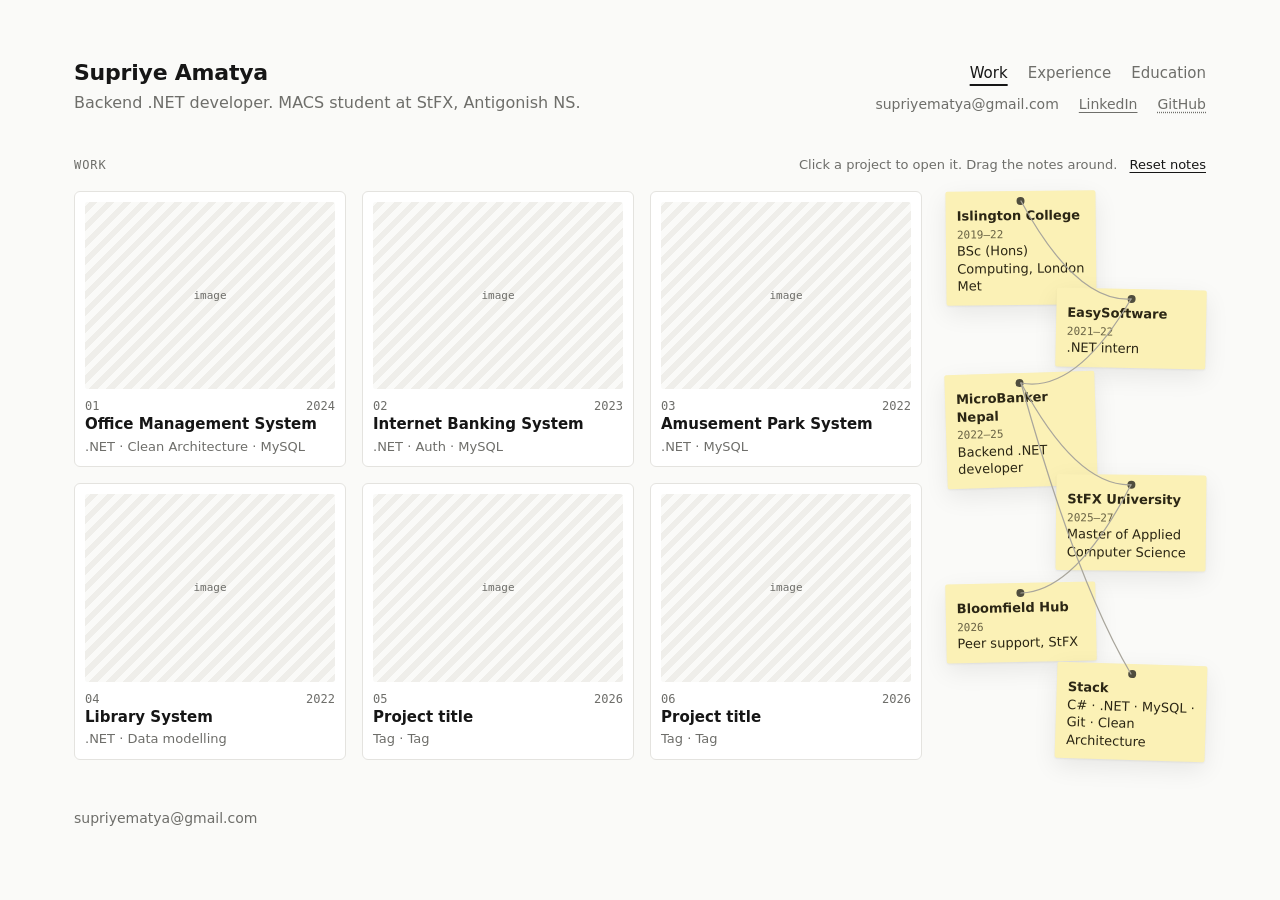
<file: index.html>
<!doctype html>
<html lang="en">
<head>
  <meta charset="utf-8">
  <meta name="viewport" content="width=device-width, initial-scale=1">
  <title>Supriye Amatya</title>
  <meta name="description" content="Supriye Amatya: backend .NET developer and Master of Applied Computer Science student at StFX.">
  <link rel="stylesheet" href="styles.css">
</head>
<body>
  <header class="top wrap">
    <div>
      <h1><a class="home" href="index.html">Supriye Amatya</a></h1>
      <p class="lede">Backend .NET developer. MACS student at StFX, Antigonish NS.</p>
    </div>
    <div class="top-right">
      <nav class="pages" aria-label="Pages">
        <a href="index.html" aria-current="page">Work</a>
        <a href="experience.html">Experience</a>
        <a href="education.html">Education</a>
      </nav>
      <div class="links">
        <span class="email">supriyematya@gmail.com</span>
        <a href="https://www.linkedin.com/in/supriye-amatya-48868a213/" target="_blank" rel="noopener">LinkedIn</a>
        <a href="#" aria-disabled="true" title="Add your GitHub link">GitHub</a>
      </div>
    </div>
  </header>

  <main class="wrap">
    <section aria-labelledby="work-h">
      <div class="section-head">
        <h2 id="work-h">Work</h2>
        <p class="hint">Click a project to open it. Drag the notes around. <button type="button" class="text-btn" id="tidy">Reset notes</button></p>
      </div>

      <div class="board" id="board">
        <div class="lane" id="lane" aria-hidden="true"></div>
        <ol class="grid" id="grid"></ol>
        <svg class="wires" id="wires" aria-hidden="true"></svg>
        <div class="notes" id="notes" aria-label="Background notes"></div>
      </div>
    </section>
  </main>

  <footer class="wrap foot">
    <span class="email">supriyematya@gmail.com</span>
  </footer>

  <div class="scrim" id="scrim" hidden></div>

  <script src="data.js"></script>
  <script src="script.js"></script>
</body>
</html>
</file>
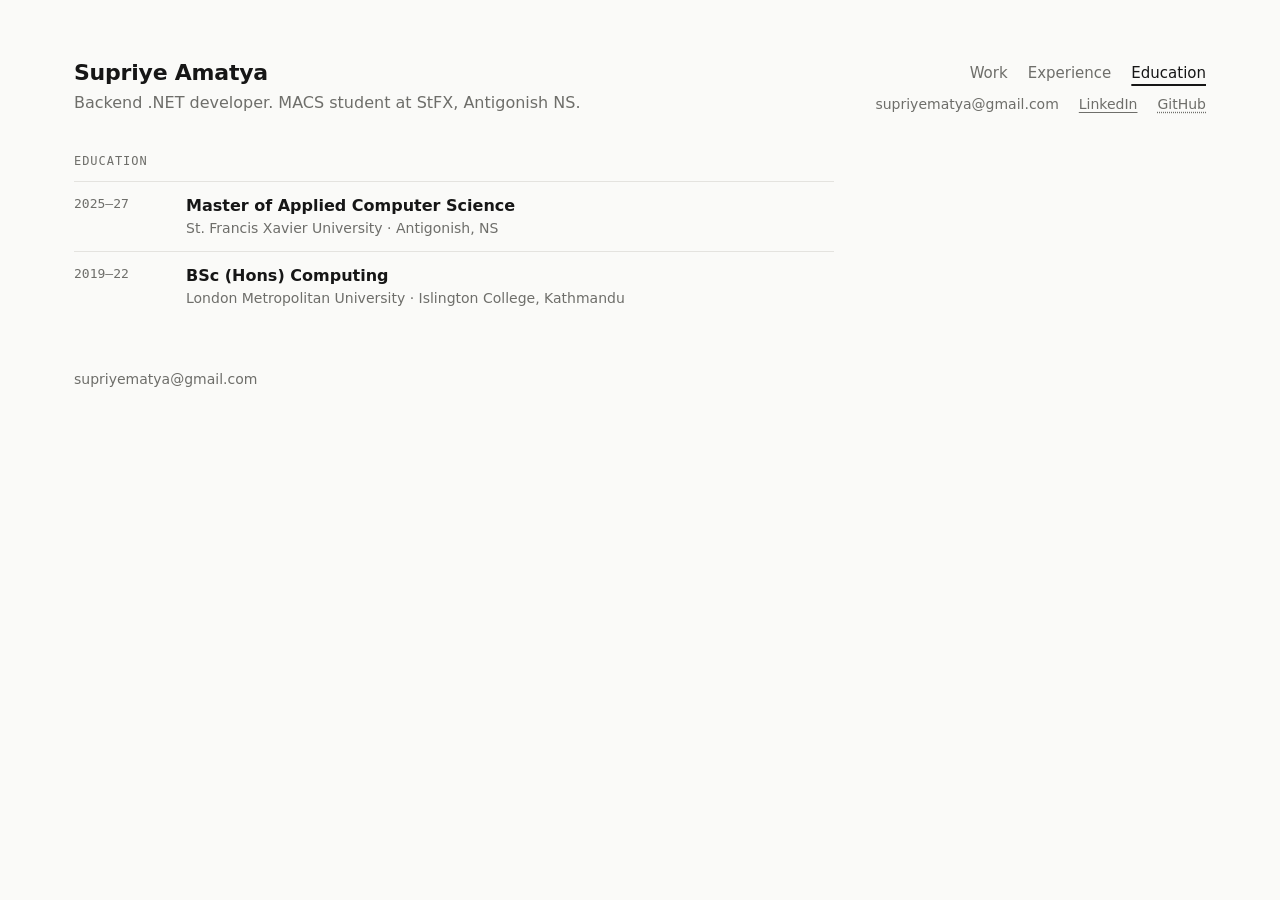
<file: education.html>
<!doctype html>
<html lang="en">
<head>
  <meta charset="utf-8">
  <meta name="viewport" content="width=device-width, initial-scale=1">
  <title>Education · Supriye Amatya</title>
  <meta name="description" content="Education of Supriye Amatya: MACS at StFX and BSc (Hons) Computing.">
  <link rel="stylesheet" href="styles.css">
</head>
<body>
  <header class="top wrap">
    <div>
      <h1><a class="home" href="index.html">Supriye Amatya</a></h1>
      <p class="lede">Backend .NET developer. MACS student at StFX, Antigonish NS.</p>
    </div>
    <div class="top-right">
      <nav class="pages" aria-label="Pages">
        <a href="index.html">Work</a>
        <a href="experience.html">Experience</a>
        <a href="education.html" aria-current="page">Education</a>
      </nav>
      <div class="links">
        <span class="email">supriyematya@gmail.com</span>
        <a href="https://www.linkedin.com/in/supriye-amatya-48868a213/" target="_blank" rel="noopener">LinkedIn</a>
        <a href="#" aria-disabled="true" title="Add your GitHub link">GitHub</a>
      </div>
    </div>
  </header>

  <main class="wrap cv">
    <section aria-labelledby="edu-h">
      <h2 id="edu-h">Education</h2>
      <dl class="rows">
        <div>
          <dt>2025–27</dt>
          <dd>
            <b>Master of Applied Computer Science</b>
            <span>St. Francis Xavier University · Antigonish, NS</span>
          </dd>
        </div>
        <div>
          <dt>2019–22</dt>
          <dd>
            <b>BSc (Hons) Computing</b>
            <span>London Metropolitan University · Islington College, Kathmandu</span>
          </dd>
        </div>
      </dl>
    </section>
  </main>

  <footer class="wrap foot">
    <span class="email">supriyematya@gmail.com</span>
  </footer>
</body>
</html>
</file>
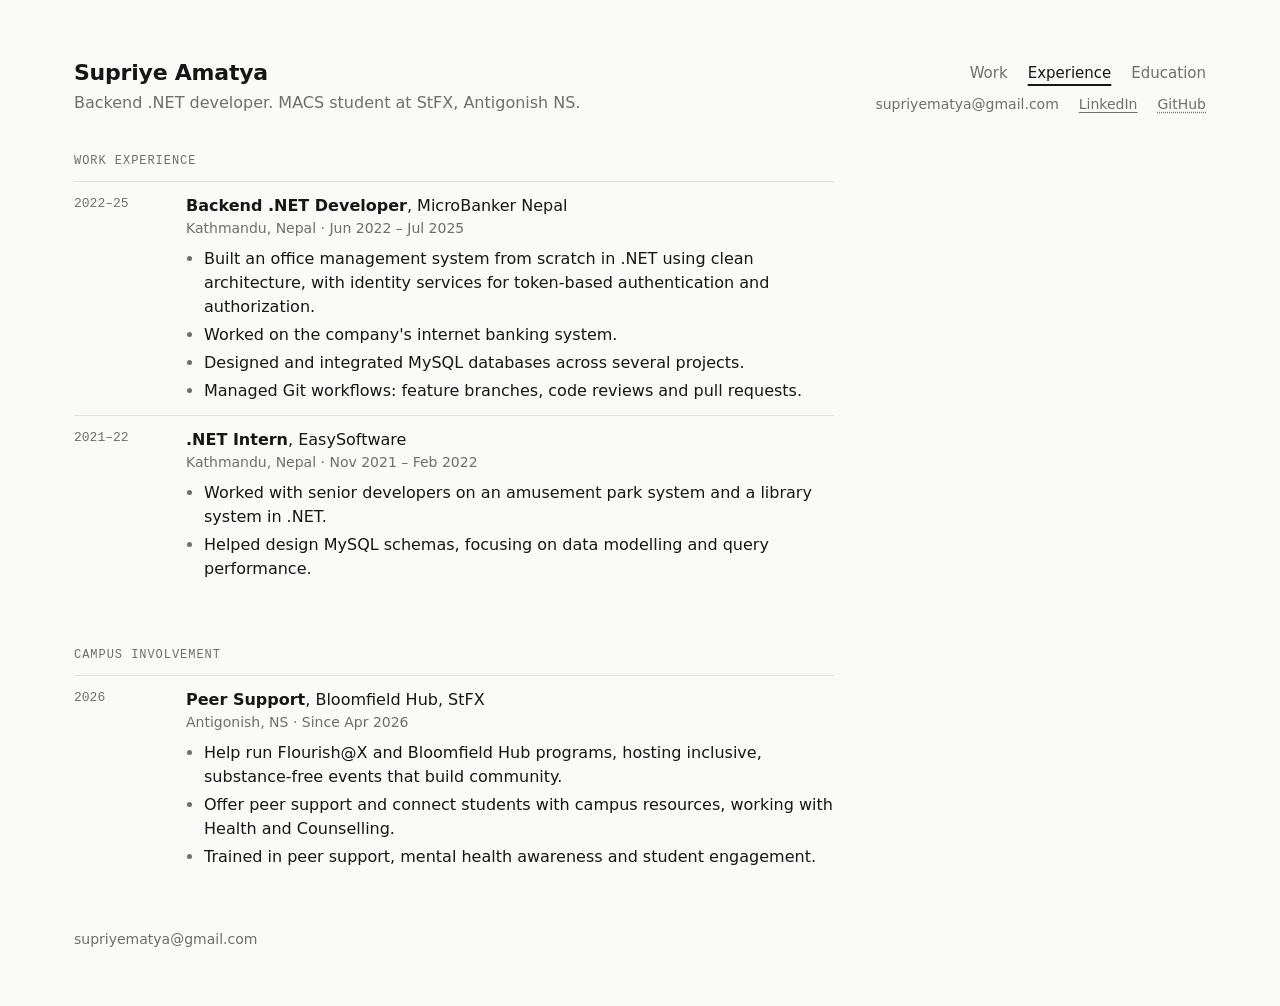
<file: experience.html>
<!doctype html>
<html lang="en">
<head>
  <meta charset="utf-8">
  <meta name="viewport" content="width=device-width, initial-scale=1">
  <title>Experience · Supriye Amatya</title>
  <meta name="description" content="Work experience of Supriye Amatya, backend .NET developer.">
  <link rel="stylesheet" href="styles.css">
</head>
<body>
  <header class="top wrap">
    <div>
      <h1><a class="home" href="index.html">Supriye Amatya</a></h1>
      <p class="lede">Backend .NET developer. MACS student at StFX, Antigonish NS.</p>
    </div>
    <div class="top-right">
      <nav class="pages" aria-label="Pages">
        <a href="index.html">Work</a>
        <a href="experience.html" aria-current="page">Experience</a>
        <a href="education.html">Education</a>
      </nav>
      <div class="links">
        <span class="email">supriyematya@gmail.com</span>
        <a href="https://www.linkedin.com/in/supriye-amatya-48868a213/" target="_blank" rel="noopener">LinkedIn</a>
        <a href="#" aria-disabled="true" title="Add your GitHub link">GitHub</a>
      </div>
    </div>
  </header>

  <main class="wrap cv">
    <section aria-labelledby="exp-h">
      <h2 id="exp-h">Work experience</h2>
      <dl class="rows">
        <div>
          <dt>2022–25</dt>
          <dd>
            <b>Backend .NET Developer</b>, MicroBanker Nepal
            <span>Kathmandu, Nepal · Jun 2022 – Jul 2025</span>
            <ul>
              <li>Built an office management system from scratch in .NET using clean architecture, with identity services for token-based authentication and authorization.</li>
              <li>Worked on the company's internet banking system.</li>
              <li>Designed and integrated MySQL databases across several projects.</li>
              <li>Managed Git workflows: feature branches, code reviews and pull requests.</li>
            </ul>
          </dd>
        </div>
        <div>
          <dt>2021–22</dt>
          <dd>
            <b>.NET Intern</b>, EasySoftware
            <span>Kathmandu, Nepal · Nov 2021 – Feb 2022</span>
            <ul>
              <li>Worked with senior developers on an amusement park system and a library system in .NET.</li>
              <li>Helped design MySQL schemas, focusing on data modelling and query performance.</li>
            </ul>
          </dd>
        </div>
      </dl>
    </section>

    <section aria-labelledby="campus-h">
      <h2 id="campus-h">Campus involvement</h2>
      <dl class="rows">
        <div>
          <dt>2026</dt>
          <dd>
            <b>Peer Support</b>, Bloomfield Hub, StFX
            <span>Antigonish, NS · Since Apr 2026</span>
            <ul>
              <li>Help run Flourish@X and Bloomfield Hub programs, hosting inclusive, substance-free events that build community.</li>
              <li>Offer peer support and connect students with campus resources, working with Health and Counselling.</li>
              <li>Trained in peer support, mental health awareness and student engagement.</li>
            </ul>
          </dd>
        </div>
      </dl>
    </section>
  </main>

  <footer class="wrap foot">
    <span class="email">supriyematya@gmail.com</span>
  </footer>
</body>
</html>
</file>
<file: styles.css>
:root {
  --bg: #fafaf8;
  --surface: #ffffff;
  --ink: #161616;
  --muted: #6e6e6a;
  --line: #e4e3df;
  --hatch: #efeeea;
  --note: #fbf1b6;
  --note-ink: #2b2614;
  --wire: #a9a69c;
  --wire-hot: #161616;
  --focus: #2f6fed;
  --shadow: 0 1px 2px rgb(0 0 0 / .06), 0 8px 24px rgb(0 0 0 / .08);
  --radius: 6px;
  --sans: ui-sans-serif, system-ui, -apple-system, "Segoe UI", Roboto, "Helvetica Neue", Arial, sans-serif;
  --mono: ui-monospace, "SF Mono", "Cascadia Mono", Consolas, monospace;
  color-scheme: light;
}

@media (prefers-color-scheme: dark) {
  :root:not([data-theme="light"]) {
    --bg: #121212;
    --surface: #1b1b1b;
    --ink: #ececea;
    --muted: #9a9a95;
    --line: #2c2c2a;
    --hatch: #222220;
    --note: #3a3520;
    --note-ink: #f1e9c4;
    --wire: #5d5b54;
    --wire-hot: #ececea;
    --shadow: 0 1px 2px rgb(0 0 0 / .4), 0 8px 24px rgb(0 0 0 / .45);
    color-scheme: dark;
  }
}

* { box-sizing: border-box; }
html { -webkit-text-size-adjust: 100%; }
body {
  margin: 0;
  background: var(--bg);
  color: var(--ink);
  font: 16px/1.5 var(--sans);
  -webkit-font-smoothing: antialiased;
}
a { color: inherit; text-underline-offset: 3px; }
a:hover { text-decoration-thickness: 2px; }
:focus-visible { outline: 2px solid var(--focus); outline-offset: 2px; }
h1, h2, h3, p { margin: 0; }

.wrap { width: 100%; max-width: 1180px; margin: 0 auto; padding: 0 24px; }

/* Header */
.top {
  display: flex; justify-content: space-between; align-items: flex-end; gap: 24px;
  padding-top: 56px; padding-bottom: 40px;
}
h1 { font-size: 22px; font-weight: 600; letter-spacing: -.01em; }
.lede { color: var(--muted); margin-top: 2px; }
.home { text-decoration: none; }
.top-right { display: grid; justify-items: end; gap: 10px; }
.pages { display: flex; gap: 20px; font-size: 15px; font-weight: 500; }
.pages a { text-decoration: none; color: var(--muted); }
.pages a:hover { color: var(--ink); }
.pages a[aria-current="page"] { color: var(--ink); text-decoration: underline; text-underline-offset: 6px; text-decoration-thickness: 2px; }
.links { display: flex; flex-wrap: wrap; gap: 8px 20px; font-size: 14px; color: var(--muted); }
.email { user-select: all; }
.links a[aria-disabled="true"] { color: var(--muted); text-decoration-style: dotted; }

/* Section heads */
.section-head { display: flex; justify-content: space-between; align-items: baseline; gap: 16px; margin-bottom: 16px; }
h2 { font: 500 12px/1 var(--mono); text-transform: uppercase; letter-spacing: .08em; color: var(--muted); }
.hint { font-size: 13px; color: var(--muted); }
.text-btn {
  font: inherit; color: var(--ink); background: none; border: 0; padding: 0; margin-left: 8px;
  text-decoration: underline; text-underline-offset: 3px; cursor: pointer;
}

/* Board */
.board {
  position: relative;
  display: grid;
  grid-template-columns: minmax(0, 1fr) 260px;
  gap: 24px;
}
.lane { grid-column: 2; grid-row: 1; min-height: 560px; }
.grid {
  grid-column: 1; grid-row: 1;
  list-style: none; margin: 0; padding: 0;
  display: grid; grid-template-columns: repeat(3, minmax(0, 1fr)); gap: 16px;
  align-content: start;
}
.wires {
  position: absolute; inset: 0; width: 100%; height: 100%;
  pointer-events: none; overflow: visible; z-index: 4;
}
.notes { position: absolute; inset: 0; pointer-events: none; z-index: 3; }

/* Cells */
.cell {
  all: unset; box-sizing: border-box; display: block; width: 100%; cursor: pointer;
  background: var(--surface); border: 1px solid var(--line); border-radius: var(--radius);
  padding: 10px; transition: border-color .15s, transform .15s, opacity .3s, box-shadow .15s;
}
.cell:hover { border-color: var(--muted); }
.cell:focus-visible { outline: 2px solid var(--focus); outline-offset: 2px; }
.cell.is-linked { border-color: var(--ink); box-shadow: 0 0 0 1px var(--ink); }
.cell.is-out { opacity: 0; pointer-events: none; }
.thumb {
  aspect-ratio: 4 / 3; border-radius: 3px; overflow: hidden;
  background: repeating-linear-gradient(-45deg, var(--hatch) 0 6px, transparent 6px 12px), var(--bg);
  display: grid; place-items: center;
  font: 11px var(--mono); color: var(--muted);
}
.thumb img { width: 100%; height: 100%; object-fit: cover; display: block; }
.cell-meta { display: flex; justify-content: space-between; gap: 8px; margin-top: 10px; font: 12px var(--mono); color: var(--muted); }
.cell-title { font-size: 15px; font-weight: 600; margin-top: 2px; line-height: 1.3; }
.cell-tags { font-size: 13px; color: var(--muted); margin-top: 2px; }

/* Post-its */
.note {
  position: absolute; left: 0; top: 0; width: 150px;
  padding: 16px 11px 10px;
  background: var(--note); color: var(--note-ink);
  border-radius: 2px; box-shadow: var(--shadow);
  font-size: 13px; line-height: 1.35;
  cursor: grab; user-select: none; touch-action: none;
  pointer-events: auto;
  transition: box-shadow .15s;
}
.note::before {
  content: ""; position: absolute; top: 6px; left: 50%; width: 8px; height: 8px; margin-left: -4px;
  border-radius: 50%; background: var(--wire-hot); opacity: .75;
}
.note b { display: block; font-weight: 600; }
.note .meta { font: 11px var(--mono); opacity: .7; }
.note.is-dragging { cursor: grabbing; box-shadow: 0 12px 32px rgb(0 0 0 / .18); }

.wire { fill: none; stroke: var(--wire); stroke-width: 1.25; stroke-linecap: round; transition: stroke .15s, opacity .15s; }
.wire.is-hot { stroke: var(--wire-hot); stroke-width: 1.5; }
.wire.to-cell { stroke-dasharray: 4 4; opacity: 0; }
.wire.to-cell.is-hot { opacity: 1; }

/* Pop-up card */
.scrim { position: fixed; inset: 0; background: rgb(0 0 0 / .18); z-index: 9; transition: opacity .3s; }
.scrim.is-fading { opacity: 0; }
.pop {
  position: fixed; z-index: 10;
  width: min(560px, calc(100vw - 32px)); max-height: calc(100vh - 32px); overflow: auto;
  background: var(--surface); border: 1px solid var(--line); border-radius: 8px;
  box-shadow: 0 24px 80px rgb(0 0 0 / .25);
  padding: 14px;
  transform-origin: 0 0;
}
.pop .thumb { aspect-ratio: 16 / 9; }
.pop-body { padding: 14px 6px 4px; }
.pop h3 { font-size: 20px; font-weight: 600; letter-spacing: -.01em; }
.pop .role { color: var(--muted); font-size: 14px; margin-top: 2px; }
.pop .summary { margin-top: 12px; }
.pop .tags { display: flex; flex-wrap: wrap; gap: 6px; margin-top: 12px; padding: 0; list-style: none; }
.pop .tags li { font: 12px var(--mono); border: 1px solid var(--line); border-radius: 3px; padding: 2px 6px; color: var(--muted); }
.pop .actions { display: flex; flex-wrap: wrap; gap: 16px; margin-top: 16px; font-weight: 500; }
.timer { height: 2px; background: var(--line); margin-top: 18px; border-radius: 2px; overflow: hidden; }
.timer i { display: block; height: 100%; background: var(--ink); transform-origin: left; }
.pop-foot { display: flex; justify-content: space-between; margin-top: 8px; font: 11px var(--mono); color: var(--muted); }
.pop-foot button { all: unset; cursor: pointer; text-decoration: underline; text-underline-offset: 3px; }
.pop-foot button:focus-visible { outline: 2px solid var(--focus); outline-offset: 2px; }

/* Experience / Education pages */
.cv { display: grid; gap: 56px; }
.cv > section { max-width: 760px; }
.cv h2 { margin-bottom: 14px; }
.rows { margin: 0; }
.rows > div { display: grid; grid-template-columns: 96px 1fr; gap: 16px; padding: 12px 0; border-top: 1px solid var(--line); }
.rows dt { font: 13px/1.6 var(--mono); color: var(--muted); }
.rows dd { margin: 0; }
.rows dd b { font-weight: 600; }
.rows dd span { display: block; color: var(--muted); font-size: 14px; }
.rows ul { margin: 8px 0 0; padding-left: 18px; }
.rows li { margin-top: 4px; }
.rows li::marker { color: var(--muted); }

.foot { padding-top: 48px; padding-bottom: 56px; font-size: 14px; color: var(--muted); }

/* Responsive */
@media (max-width: 960px) {
  .grid { grid-template-columns: repeat(2, minmax(0, 1fr)); }
}
@media (max-width: 760px) {
  .wrap { padding: 0 16px; }
  .top { flex-direction: column; align-items: flex-start; padding-top: 32px; padding-bottom: 28px; gap: 12px; }
  .top-right { justify-items: start; }
  .section-head { flex-direction: column; gap: 6px; }
  .board { grid-template-columns: minmax(0, 1fr); }
  .grid { grid-row: 1; gap: 12px; }
  .lane { grid-column: 1; grid-row: 2; height: 360px; min-height: 0; }
  .note { width: 140px; font-size: 12px; padding: 16px 10px 10px; }
  .cell { padding: 8px; }
  .cell-title { font-size: 14px; }
  .rows > div { grid-template-columns: 72px 1fr; gap: 12px; }
}
@media (max-width: 330px) {
  .grid { grid-template-columns: minmax(0, 1fr); }
}

@media (prefers-reduced-motion: reduce) {
  * { transition-duration: 0s !important; }
}
</file>
